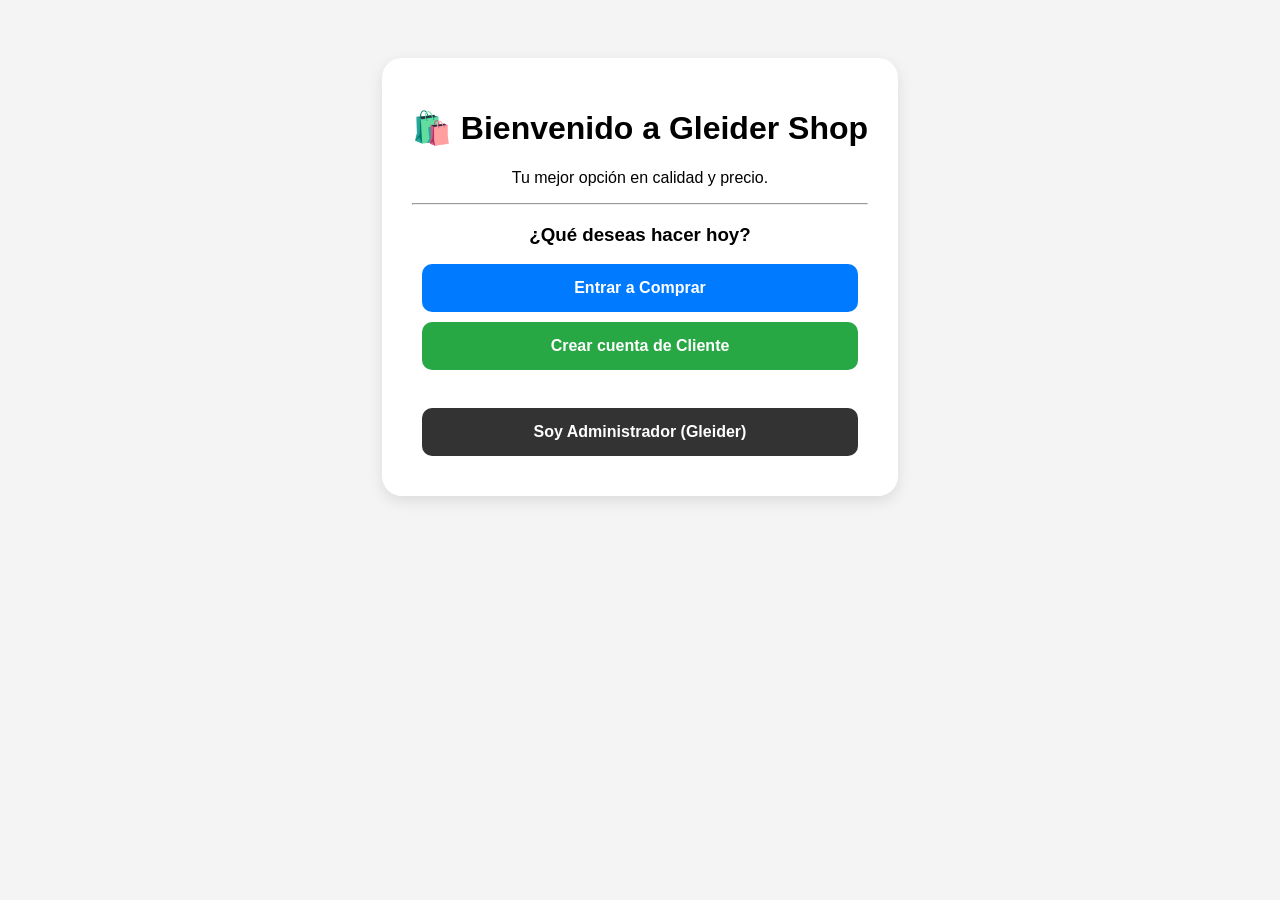
<file: templates/inicio.html>
<!DOCTYPE html>
<html>
<head>
    <title>Gleider Shop - Bienvenido</title>
    <style>
        body { font-family: sans-serif; text-align: center; background: #f4f4f4; padding: 50px; }
        .container { background: white; padding: 30px; border-radius: 20px; box-shadow: 0 5px 15px rgba(0,0,0,0.1); display: inline-block; }
        .btn { display: block; padding: 15px 30px; margin: 10px; border-radius: 10px; text-decoration: none; font-weight: bold; }
        .btn-client { background: #007bff; color: white; }
        .btn-admin { background: #333; color: white; }
    </style>
</head>
<body>
    <div class="container">
        <h1>🛍️ Bienvenido a Gleider Shop</h1>
        <p>Tu mejor opción en calidad y precio.</p>
        <hr>
        <h3>¿Qué deseas hacer hoy?</h3>
        <a href="/catalogo" class="btn btn-client">Entrar a Comprar</a>
        <a href="/registro" class="btn btn-client" style="background: #28a745;">Crear cuenta de Cliente</a>
        <br>
        <a href="/login" class="btn btn-admin">Soy Administrador (Gleider)</a>
    </div>
</body>
</html>
</file>
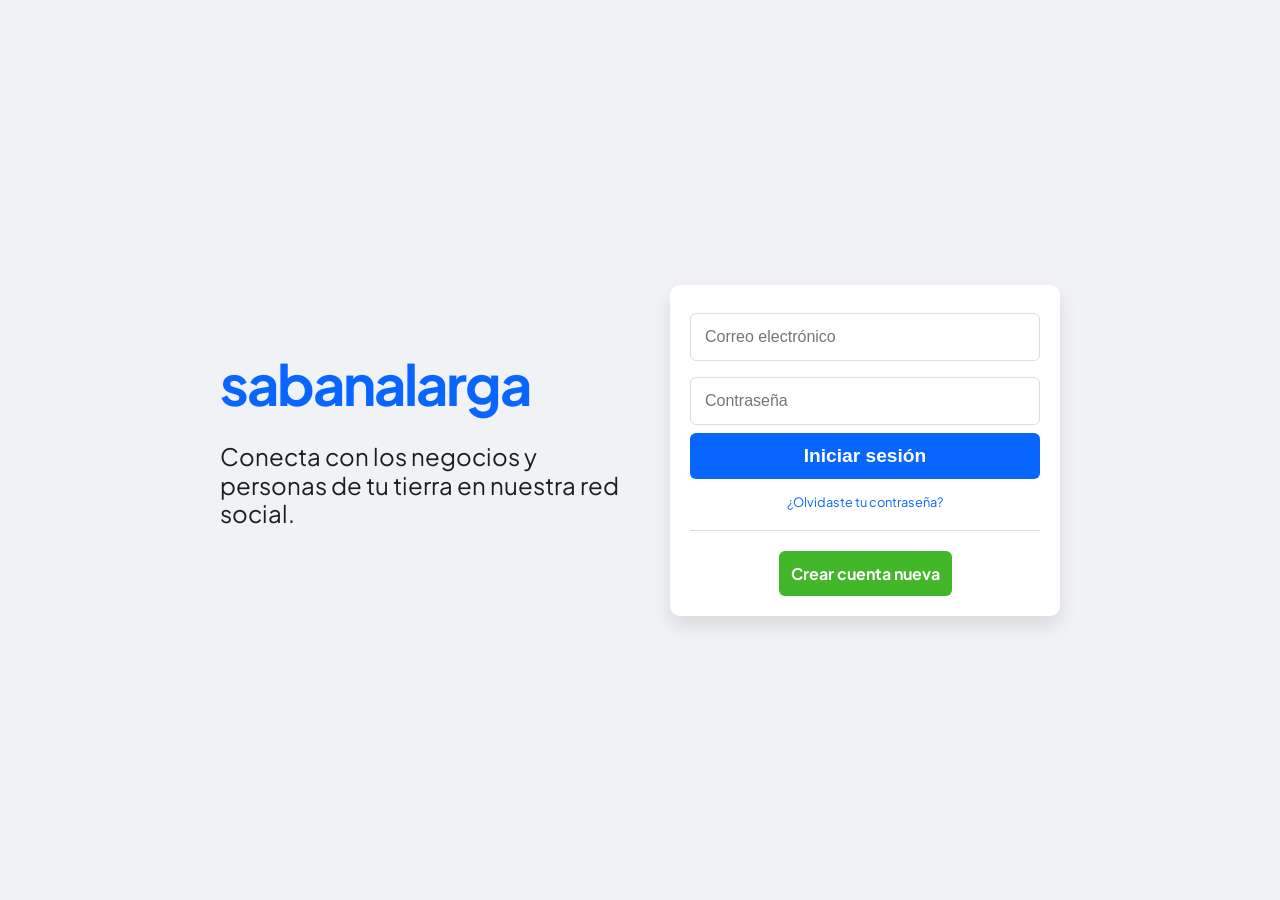
<file: templates/login.html>
<!DOCTYPE html>
<html lang="es">
<head>
    <meta charset="UTF-8">
    <meta name="viewport" content="width=device-width, initial-scale=1.0">
    <title>Iniciar Sesión | Sabanalarga Social</title>
    <link href="https://fonts.googleapis.com/css2?family=Plus+Jakarta+Sans:wght@400;600;800&display=swap" rel="stylesheet">
    <style>
        body { font-family: 'Plus Jakarta Sans', sans-serif; background: #f0f2f5; display: flex; justify-content: center; align-items: center; height: 100vh; margin: 0; }
        .login-container { display: flex; max-width: 900px; align-items: center; gap: 50px; padding: 20px; }
        .brand-section { max-width: 400px; }
        .brand-section h1 { color: #0866ff; font-size: 3.5rem; margin: 0; letter-spacing: -2px; }
        .brand-section p { font-size: 1.5rem; line-height: 1.2; color: #1c1e21; }
        
        .login-card { background: white; padding: 20px; border-radius: 10px; box-shadow: 0 10px 20px rgba(0,0,0,0.1); width: 350px; text-align: center; }
        input { width: 100%; padding: 14px; margin: 8px 0; border: 1px solid #ddd; border-radius: 6px; box-sizing: border-box; font-size: 1rem; }
        .btn-login { width: 100%; padding: 12px; background: #0866ff; color: white; border: none; border-radius: 6px; font-weight: 700; font-size: 1.2rem; cursor: pointer; }
        .hr { border-top: 1px solid #dadde1; margin: 20px 0; }
        .btn-new { background: #42b72a; padding: 12px; color: white; text-decoration: none; border-radius: 6px; font-weight: 700; display: inline-block; }
        
        @media (max-width: 768px) {
            .login-container { flex-direction: column; text-align: center; gap: 20px; }
            .brand-section h1 { font-size: 2.5rem; }
        }
    </style>
</head>
<body>
    <div class="login-container">
        <div class="brand-section">
            <h1>sabanalarga</h1>
            <p>Conecta con los negocios y personas de tu tierra en nuestra red social.</p>
        </div>
        <div class="login-card">
            <form action="/login" method="POST">
                <input type="email" name="correo" placeholder="Correo electrónico" required>
                <input type="password" name="pass" placeholder="Contraseña" required>
                <button type="submit" class="btn-login">Iniciar sesión</button>
            </form>
            <a href="#" style="color:#0866ff; font-size:0.8rem; display:block; margin:15px 0; text-decoration:none;">¿Olvidaste tu contraseña?</a>
            <div class="hr"></div>
            <a href="/registro" class="btn-new">Crear cuenta nueva</a>
        </div>
    </div>
</body>
</html>
</file>
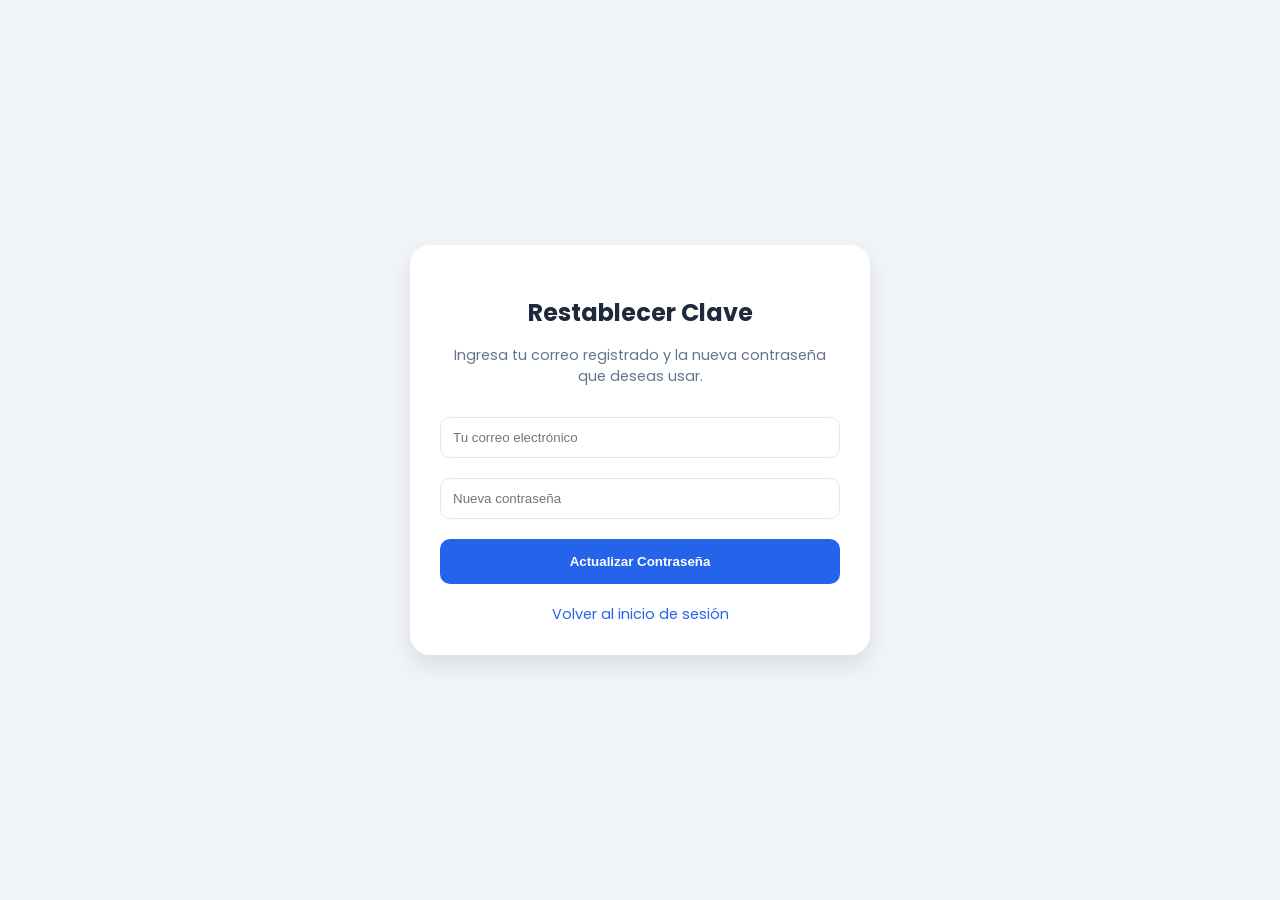
<file: templates/recuperar.html>
<!DOCTYPE html>
<html lang="es">
<head>
    <meta charset="UTF-8">
    <meta name="viewport" content="width=device-width, initial-scale=1.0">
    <title>Recuperar Contraseña | Sabanalarga Market</title>
    <link href="https://fonts.googleapis.com/css2?family=Poppins:wght@400;600&display=swap" rel="stylesheet">
    <style>
        body { font-family: 'Poppins', sans-serif; background: #f1f5f9; display: flex; justify-content: center; align-items: center; min-height: 100vh; margin: 0; }
        .card { background: white; padding: 30px; border-radius: 20px; box-shadow: 0 10px 25px rgba(0,0,0,0.1); width: 100%; max-width: 400px; }
        h2 { text-align: center; color: #1e293b; margin-bottom: 10px; }
        p { text-align: center; color: #64748b; font-size: 0.9rem; margin-bottom: 20px; }
        input { width: 100%; padding: 12px; margin: 10px 0; border: 1px solid #e2e8f0; border-radius: 10px; box-sizing: border-box; }
        button { width: 100%; background: #2563eb; color: white; border: none; padding: 15px; border-radius: 10px; font-weight: 600; cursor: pointer; margin-top: 10px; }
        .back-link { display: block; text-align: center; margin-top: 20px; color: #2563eb; text-decoration: none; font-size: 0.9rem; }
    </style>
</head>
<body>
    <div class="card">
        <h2>Restablecer Clave</h2>
        <p>Ingresa tu correo registrado y la nueva contraseña que deseas usar.</p>
        <form action="/recuperar" method="POST">
            <input type="email" name="correo" placeholder="Tu correo electrónico" required>
            <input type="password" name="nueva_pass" placeholder="Nueva contraseña" required>
            <button type="submit">Actualizar Contraseña</button>
        </form>
        <a href="/login" class="back-link">Volver al inicio de sesión</a>
    </div>
</body>
</html>
</file>
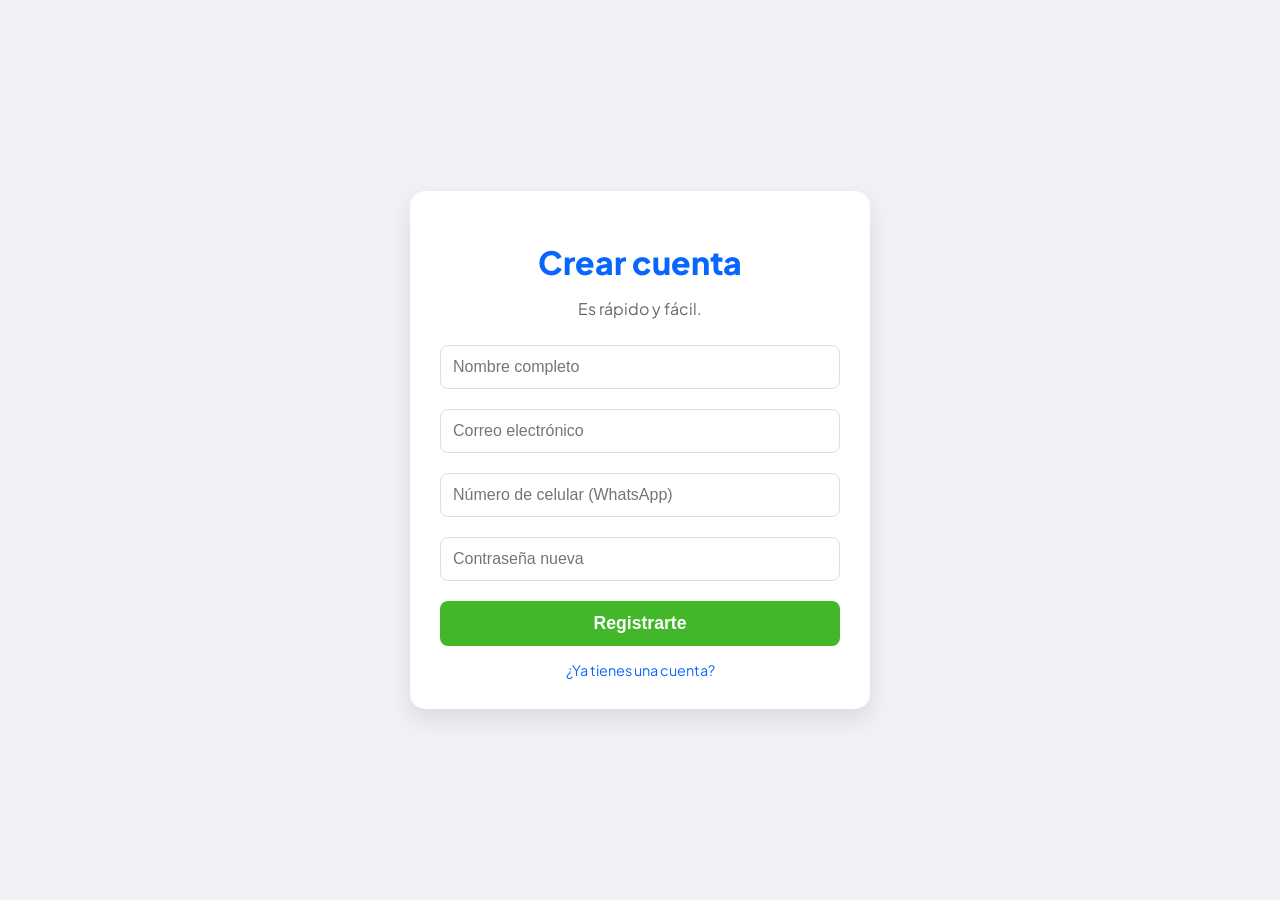
<file: templates/registro.html>
<!DOCTYPE html>
<html lang="es">
<head>
    <meta charset="UTF-8">
    <meta name="viewport" content="width=device-width, initial-scale=1.0">
    <title>Únete a Sabanalarga Social</title>
    <link href="https://fonts.googleapis.com/css2?family=Plus+Jakarta+Sans:wght@400;600;800&display=swap" rel="stylesheet">
    <style>
        body { font-family: 'Plus Jakarta Sans', sans-serif; background: #f0f2f5; display: flex; justify-content: center; align-items: center; height: 100vh; margin: 0; }
        .reg-card { background: white; padding: 30px; border-radius: 15px; box-shadow: 0 10px 25px rgba(0,0,0,0.1); width: 100%; max-width: 400px; text-align: center; }
        h1 { color: #0866ff; font-weight: 800; margin-bottom: 10px; }
        input { width: 100%; padding: 12px; margin: 10px 0; border: 1px solid #ddd; border-radius: 8px; box-sizing: border-box; font-size: 1rem; }
        .btn-reg { width: 100%; padding: 12px; background: #42b72a; color: white; border: none; border-radius: 8px; font-weight: 700; font-size: 1.1rem; cursor: pointer; margin-top: 10px; }
        .btn-reg:hover { background: #36a420; }
        a { color: #0866ff; text-decoration: none; font-size: 0.9rem; display: block; margin-top: 15px; }
    </style>
</head>
<body>
    <div class="reg-card">
        <h1>Crear cuenta</h1>
        <p style="color: #65676b;">Es rápido y fácil.</p>
        <form action="/registro" method="POST">
            <input type="text" name="nombre" placeholder="Nombre completo" required>
            <input type="email" name="correo" placeholder="Correo electrónico" required>
            <input type="text" name="telefono" placeholder="Número de celular (WhatsApp)" required>
            <input type="password" name="pass" placeholder="Contraseña nueva" required>
            <button type="submit" class="btn-reg">Registrarte</button>
        </form>
        <a href="/login">¿Ya tienes una cuenta?</a>
    </div>
</body>
</html>
</file>
